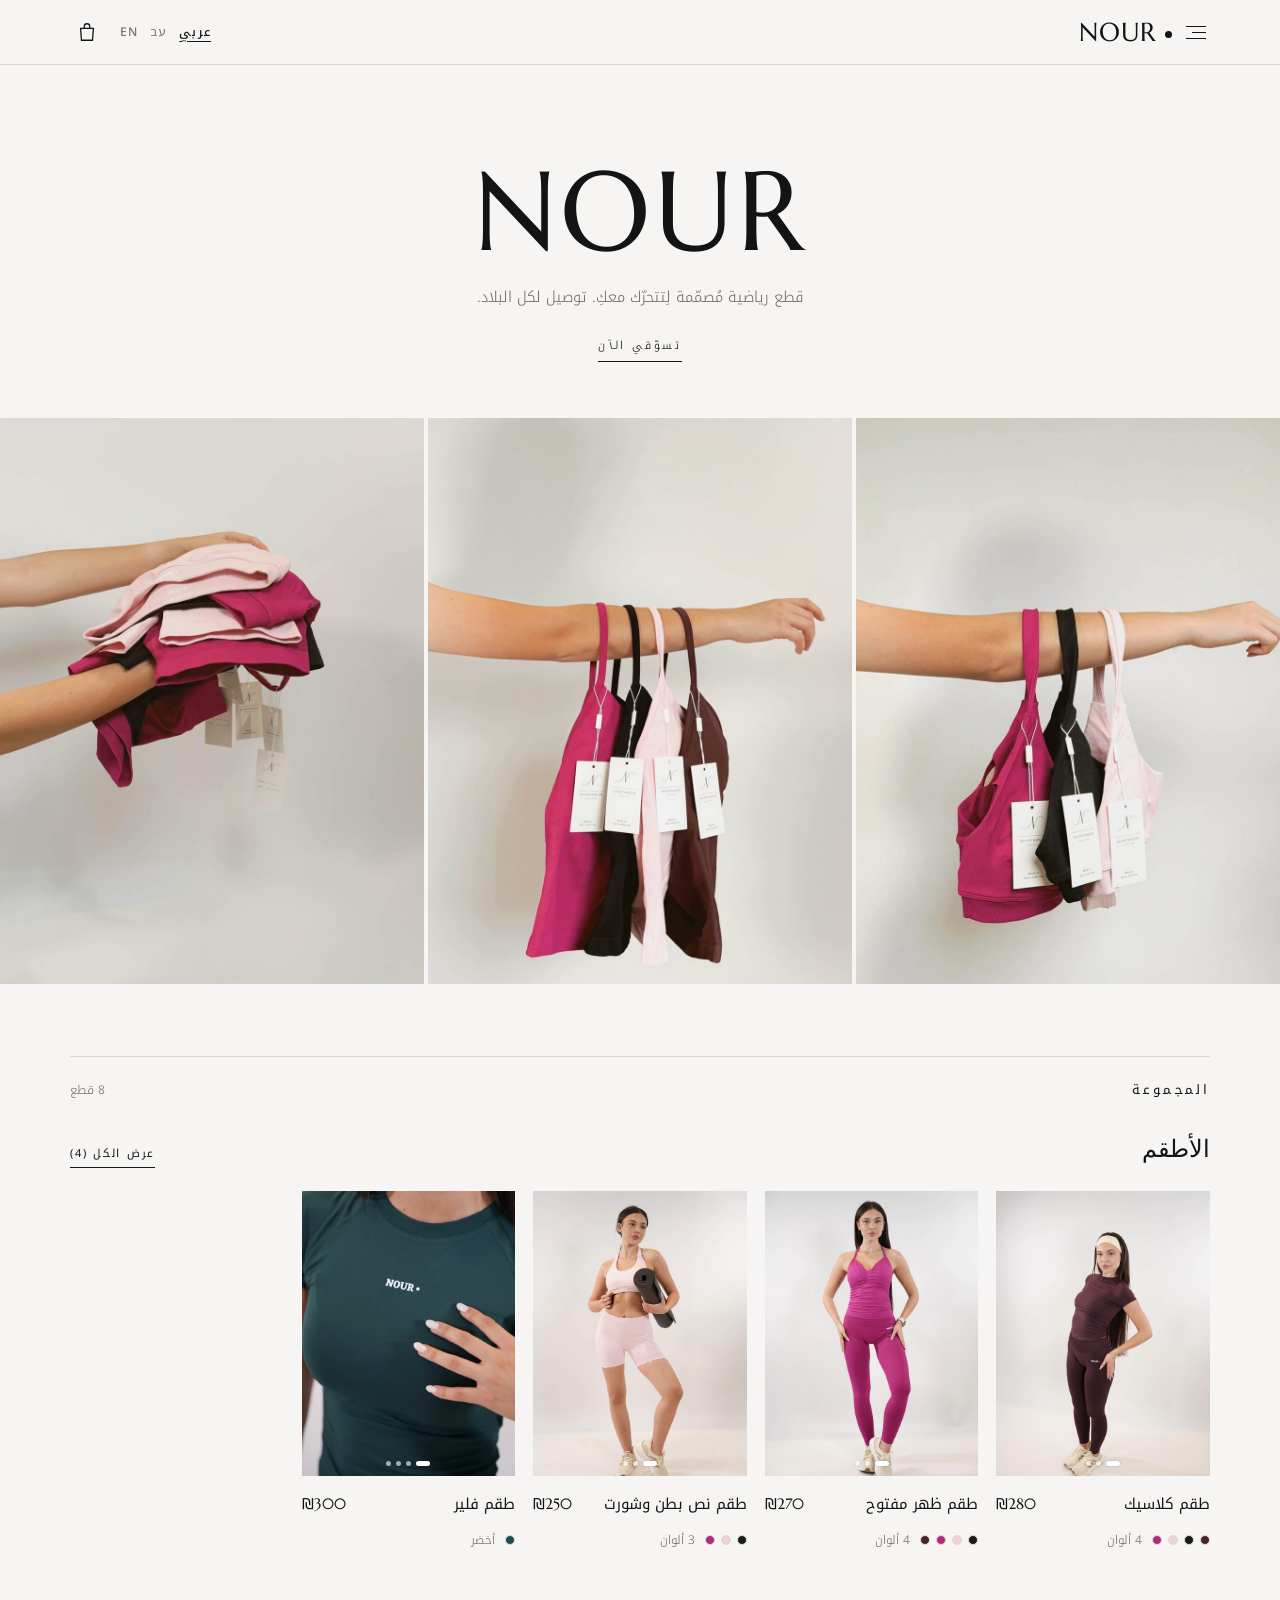
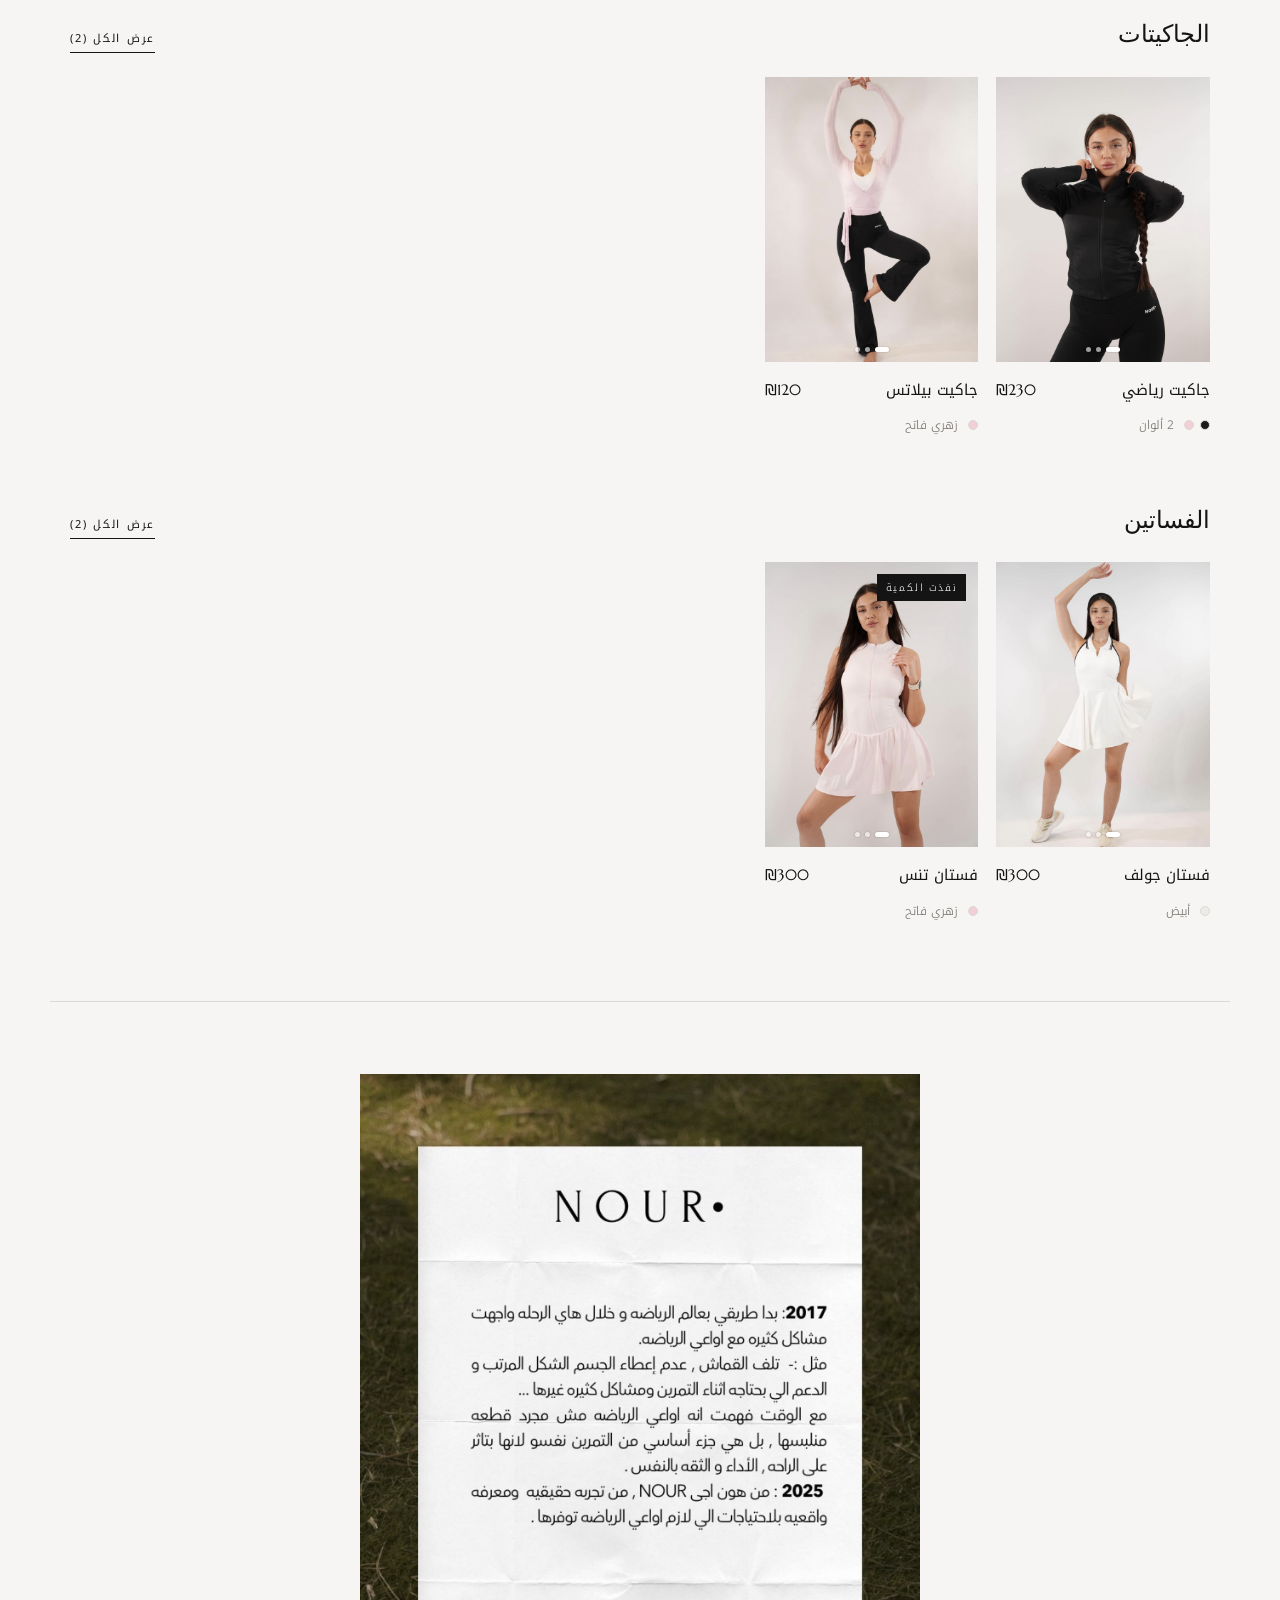
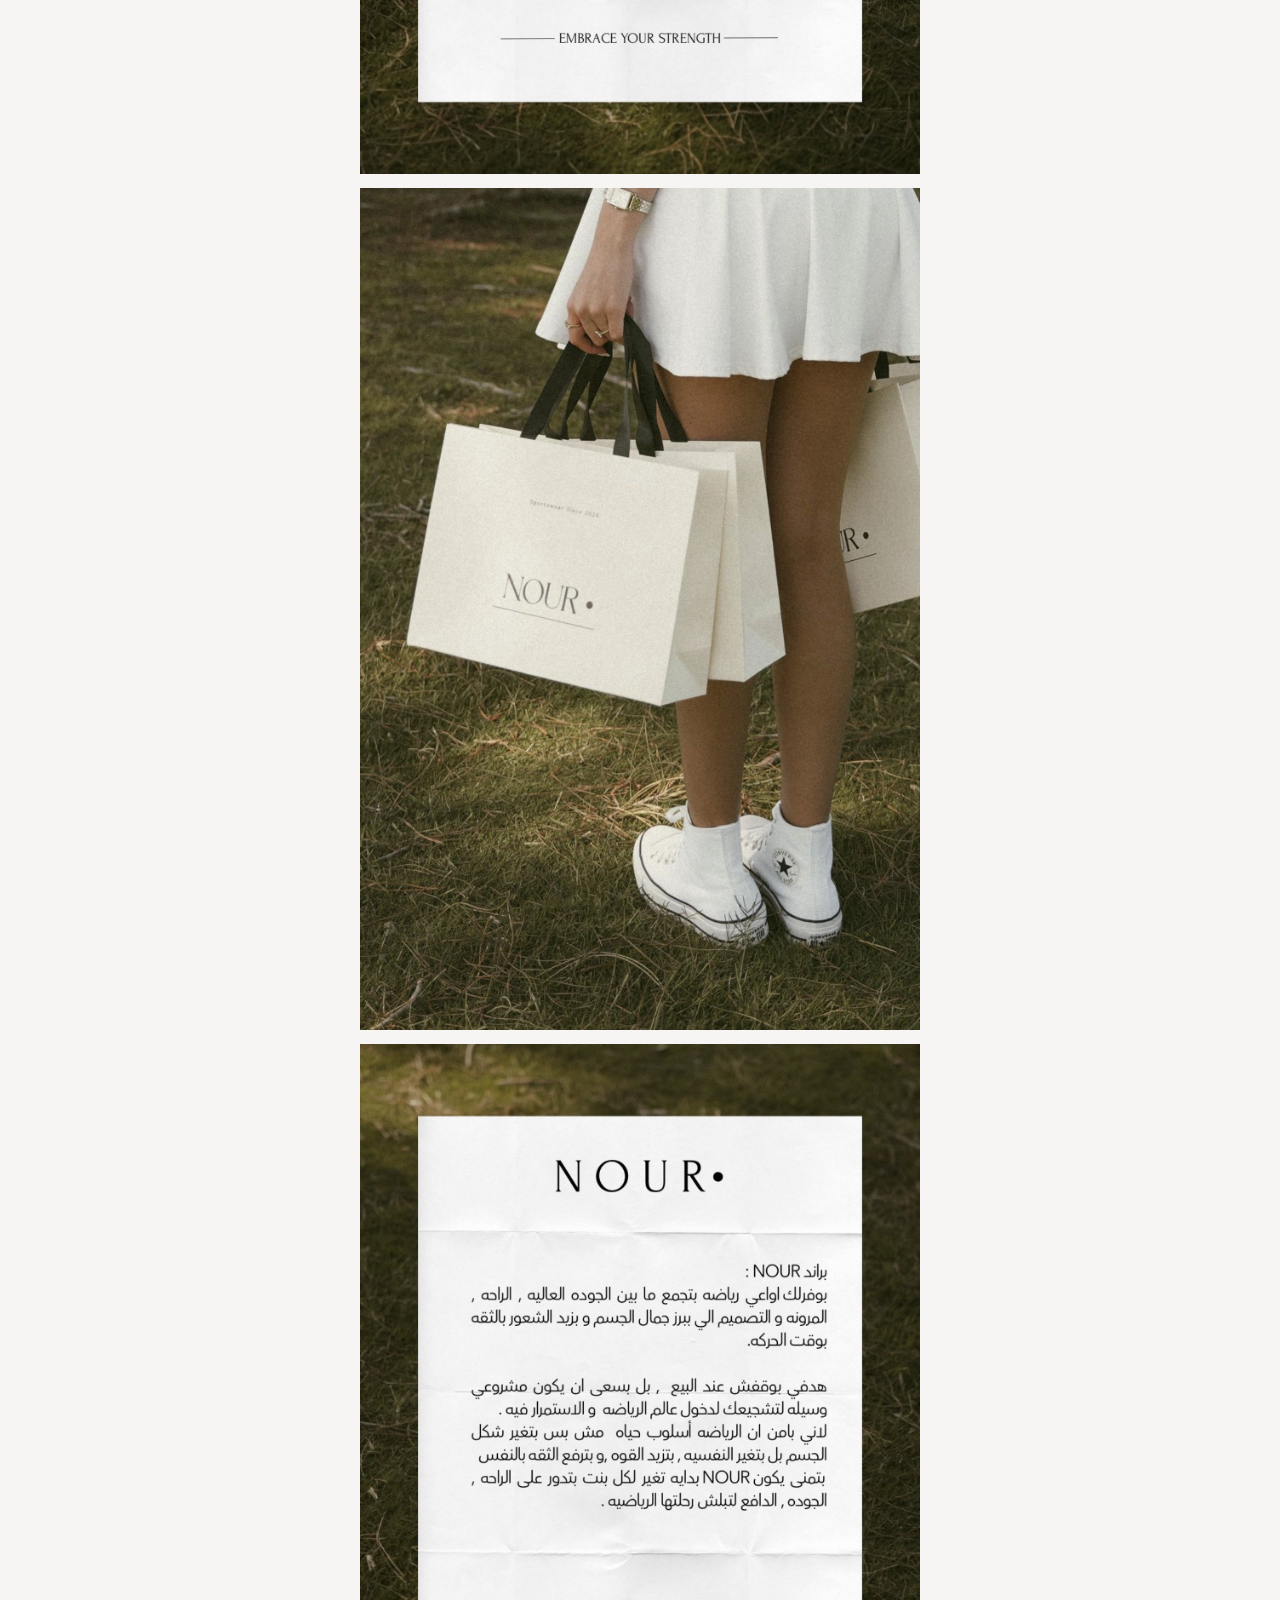
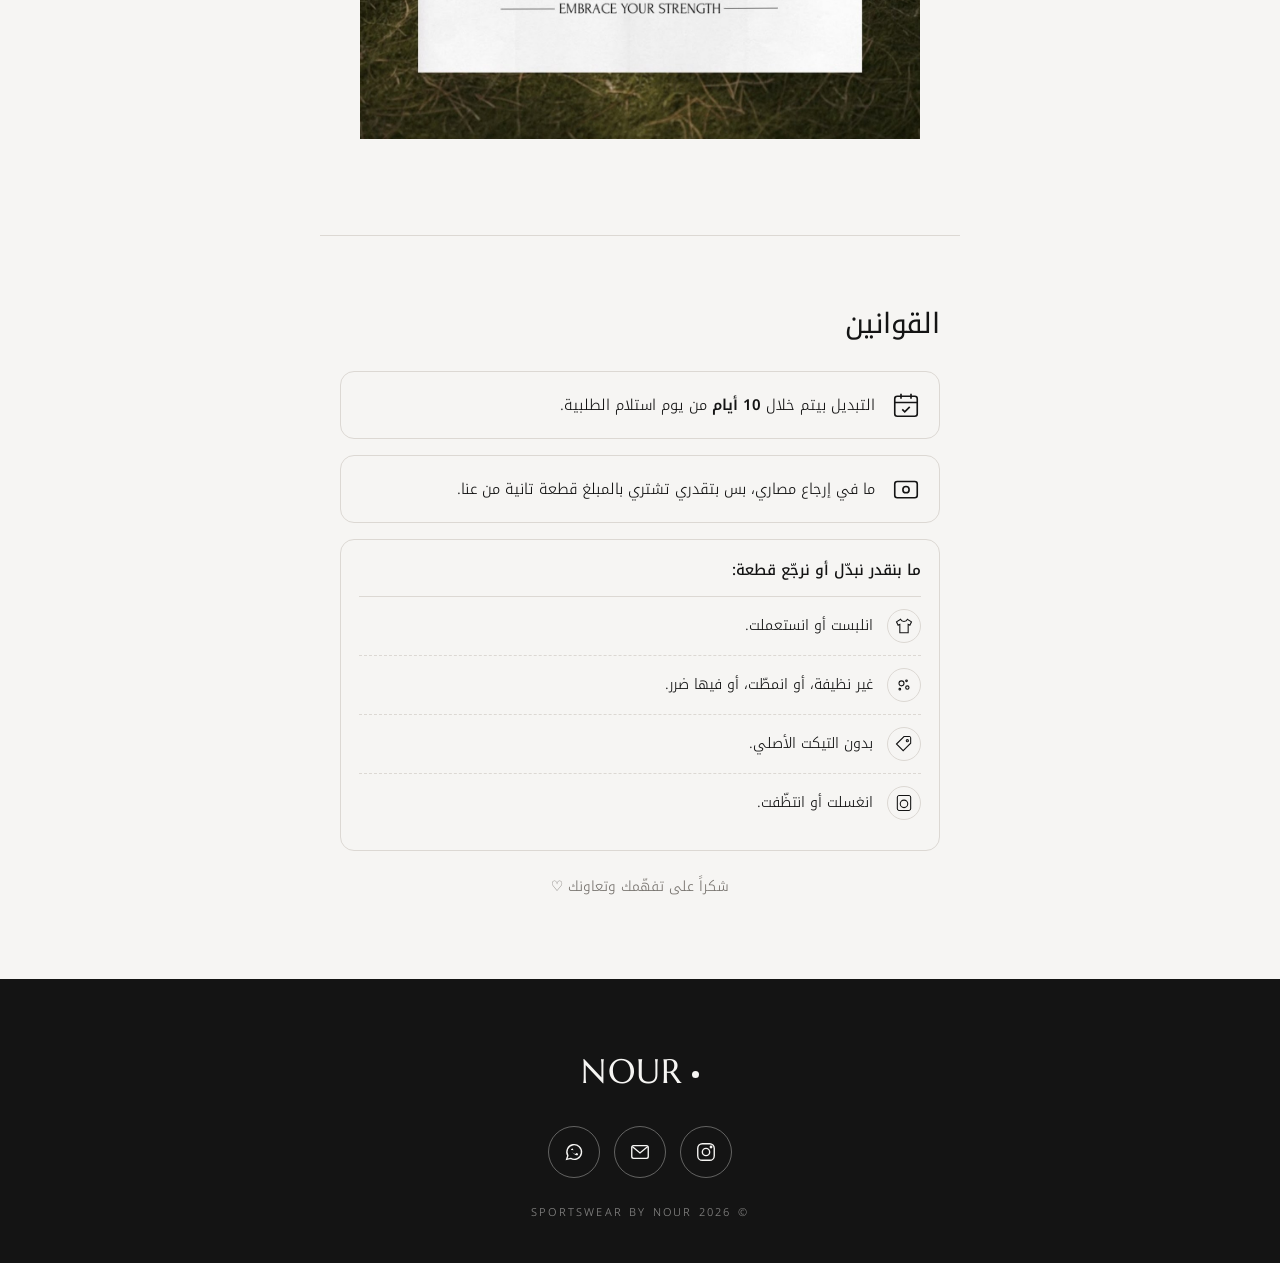
<file: index.html>
<!doctype html>
<html lang="ar" dir="rtl">
<head>
  <meta charset="utf-8">
  <meta name="viewport" content="width=device-width, initial-scale=1, viewport-fit=cover">
  <title>Sportswear By NOUR</title>
  <link rel="icon" href="assets/logo.jpeg">
  <link rel="preconnect" href="https://fonts.googleapis.com">
  <link rel="stylesheet" href="https://fonts.googleapis.com/css2?family=Marcellus&family=Jost:wght@300;400;500&family=Noto+Kufi+Arabic:wght@300;400;500&family=Heebo:wght@300;400;500&display=swap">
  <link rel="stylesheet" href="css/style.css?v=32">
</head>
<body>

<div class="splash" id="splash" aria-hidden="true"><div class="sp-in"><div class="sp-logo"><span>N</span><span>O</span><span>U</span><span>R</span><b></b></div><i class="sp-line"></i></div></div>
<script>try{if(sessionStorage.getItem("sp"))document.getElementById("splash").hidden=true;else sessionStorage.setItem("sp","1")}catch(e){}</script>
<header><div class="wrap bar">
  <div class="lb"><button class="menu" id="menu" aria-label="menu"><i></i><i></i><i></i></button>
  <a class="logo" href="#top">NOUR<b></b></a></div>
  <div class="rb">
    <div class="langs" role="group" aria-label="Language">
      <button id="l-ar" data-l="ar">عربي</button><button id="l-he" data-l="he">עב</button><button id="l-en" data-l="en">EN</button>
    </div>
    <button class="bag" id="bag" aria-label="cart"><svg viewBox="0 0 24 24" fill="none" stroke="currentColor" stroke-width="1.4"><path d="M5 8h14l-1 13H6z"/><path d="M9 8V6a3 3 0 0 1 6 0v2"/></svg><span id="bagn" hidden>0</span></button>
  </div>
</div></header>

<main id="top">
  <section class="wrap hero">
    <h1 aria-label="NOUR"><span>N</span><span>O</span><span>U</span><span>R</span></h1>
    <p data-t="intro"></p>
    <a class="cta" href="#grid" data-t="shop"></a>
  </section>
  <section class="strip" id="strip">
    <img src="assets/brand/hero-arm2.jpg" alt="">
    <img src="assets/brand/hero-arm3.jpg" alt="">
    <img src="assets/brand/hero-pile2.jpg" alt="">
  </section>
  <div class="sdots" id="sdots"><button data-si="0" aria-pressed="true" aria-label="1"></button><button data-si="1" aria-pressed="false" aria-label="2"></button><button data-si="2" aria-pressed="false" aria-label="3"></button><span class="swipe">⟷</span></div>
  <section class="wrap">
    <div class="sec-h"><h2 id="ctitle"></h2><span id="ccount"></span></div>
    <div class="grid" id="grid"></div>
  </section>
  <section class="wrap story" id="story">
    <div class="story-pics" lang="ar">
      <img src="assets/brand/letter-story.jpg" alt="قصتنا: 2017 بدأ طريقي بعالم الرياضة… 2025 من هون إجى NOUR" loading="lazy">
      <img src="assets/brand/story-bags2.jpg" alt="NOUR" loading="lazy">
      <img src="assets/brand/letter-brand.jpg" alt="براند NOUR بيوفّرلك أواعي رياضة بتجمع ما بين الجودة العالية والراحة والمرونة" loading="lazy">
    </div>
    <div class="story-txt">
      <span class="label" data-t="ourStory"></span>
      <h2>NOUR<b></b></h2>
      <div class="yr"><span>2017</span><p data-t="s1"></p></div>
      <p class="quote" data-t="s2"></p>
      <div class="yr"><span>2025</span><p data-t="s3"></p></div>
    </div>
    <div class="story-img"><img src="assets/brand/story-bags.jpg" alt="NOUR" loading="lazy"></div>
    <div class="story-txt story-2">
      <p class="lead"><strong data-t="v0"></strong> <span data-t="v1"></span></p>
      <p data-t="v2"></p>
      <p class="quote" data-t="v3"></p>
      <p data-t="v4"></p>
      <div class="motto"><i></i>EMBRACE YOUR STRENGTH<i></i></div>
    </div>
  </section>
  <section class="wrap rules" id="rules">
    <h2 data-t="rules"></h2>
    <div class="rbox rmain">
      <svg viewBox="0 0 24 24" fill="none" stroke="currentColor" stroke-width="1.3"><rect x="3" y="5" width="18" height="16" rx="2"/><path d="M3 10h18M8 3v4M16 3v4"/><path d="M9 15.5l2 2 4-4"/></svg>
      <p><span data-t="r1a"></span> <strong data-t="r1b"></strong> <span data-t="r1c"></span></p>
    </div>
    <div class="rbox rmain">
      <svg viewBox="0 0 24 24" fill="none" stroke="currentColor" stroke-width="1.3"><rect x="3" y="6" width="18" height="13" rx="2"/><circle cx="12" cy="12.5" r="2.5"/><path d="M6 9.5h.01M18 15.5h.01"/></svg>
      <p data-t="r2"></p>
    </div>
    <div class="rbox rlist">
      <b data-t="rno"></b>
      <div class="ri"><svg viewBox="0 0 24 24" fill="none" stroke="currentColor" stroke-width="1.3"><path d="M8 4l-5 3 2 4 2-1v10h10V10l2 1 2-4-5-3c-.5 1.5-2 2.5-4 2.5S8.5 5.5 8 4z"/></svg><span data-t="n1"></span></div>
      <div class="ri"><svg viewBox="0 0 24 24" fill="none" stroke="currentColor" stroke-width="1.3"><circle cx="9" cy="10" r="3"/><circle cx="16" cy="15" r="2"/><circle cx="15" cy="7" r="1"/><circle cx="7" cy="17" r="1"/></svg><span data-t="n2"></span></div>
      <div class="ri"><svg viewBox="0 0 24 24" fill="none" stroke="currentColor" stroke-width="1.3"><path d="M3 12l9-9h8v8l-9 9z"/><circle cx="16" cy="8" r="1.3"/></svg><span data-t="n3"></span></div>
      <div class="ri"><svg viewBox="0 0 24 24" fill="none" stroke="currentColor" stroke-width="1.3"><rect x="4" y="3" width="16" height="18" rx="2"/><circle cx="12" cy="13" r="4.5"/><path d="M7 6.5h.01M10 6.5h.01"/></svg><span data-t="n4"></span></div>
    </div>
    <p class="rthx" data-t="rthx"></p>
  </section>
</main>

<button class="totop" id="totop" aria-label="top" hidden><svg viewBox="0 0 24 24" fill="none" stroke="currentColor" stroke-width="1.4"><path d="M12 19V5M6 11l6-6 6 6"/></svg></button>
<div class="ov pdov" id="pd" hidden><div class="pdbox" id="pdbody" role="dialog" aria-modal="true"></div></div>
<div class="ov" id="drawer" hidden>
  <nav class="side"><div class="top"><span class="label" data-t="cats"></span><button class="x" data-close="drawer" aria-label="close">✕</button></div><div id="cats"></div></nav>
</div>

<div class="ov end" id="cart" hidden>
  <div class="side" id="cartbody"></div>
</div>

<footer><div class="wrap fo">
  <span class="logo">NOUR<b></b></span>
  <div class="links">
    <a href="https://instagram.com/sportswear_bynour" target="_blank" rel="noopener" aria-label="Instagram">
      <svg viewBox="0 0 24 24" fill="none" stroke="currentColor" stroke-width="1.5"><rect x="3" y="3" width="18" height="18" rx="5"/><circle cx="12" cy="12" r="4"/><circle cx="17.5" cy="6.5" r=".8" fill="currentColor"/></svg>
</a>
    <a href="mailto:hello@example.com" aria-label="Email">
      <svg viewBox="0 0 24 24" fill="none" stroke="currentColor" stroke-width="1.5"><rect x="3" y="5" width="18" height="14" rx="2"/><path d="M3.5 6l8.5 7 8.5-7"/></svg>
</a>
    <a id="wa-link" href="https://wa.me/972500000000" target="_blank" rel="noopener" aria-label="WhatsApp">
      <svg viewBox="0 0 24 24" fill="none" stroke="currentColor" stroke-width="1.5"><path d="M4 20l1.3-4A8 8 0 1 1 8.4 19z"/><path d="M9 9.5c.3 2.3 2.2 4.3 4.5 4.8l1.2-1.1 1.8.8-.4 1.6c-3.3.3-7.3-3.5-7.1-6.9l1.6-.4.8 1.8z" fill="currentColor" stroke="none"/></svg>
</a>
  </div>
  <div class="copy">© 2026 Sportswear By NOUR</div>
</div></footer>

<script type="module" src="js/store.js?v=32"></script>
</body>
</html>
</file>
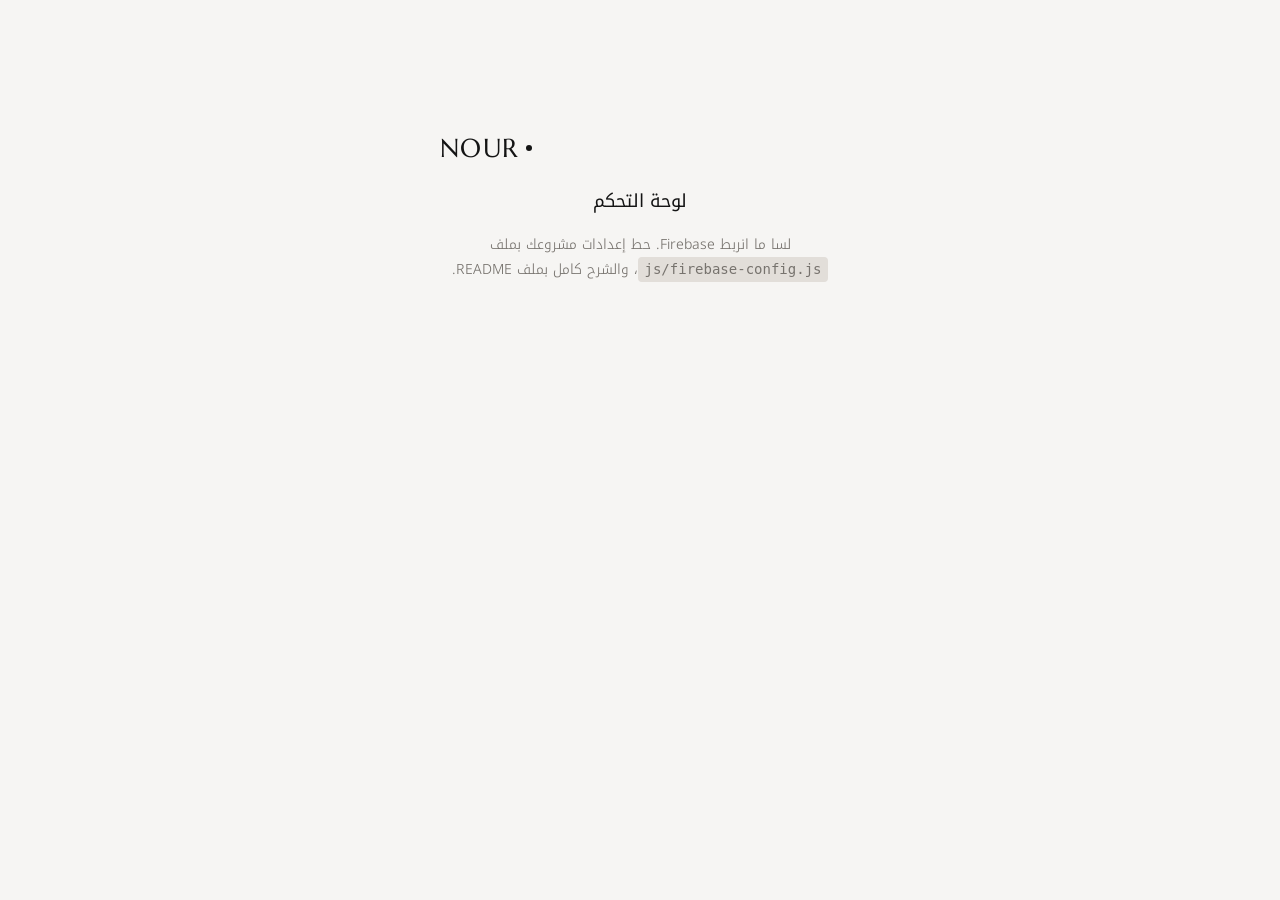
<file: admin.html>
<!doctype html>
<html lang="ar" dir="rtl">
<head>
  <meta charset="utf-8">
  <meta name="viewport" content="width=device-width, initial-scale=1, viewport-fit=cover">
  <meta name="robots" content="noindex, nofollow">
  <title>NOUR · لوحة التحكم</title>
  <link rel="icon" href="assets/logo.jpeg">
  <link rel="preconnect" href="https://fonts.googleapis.com">
  <link rel="stylesheet" href="https://fonts.googleapis.com/css2?family=Marcellus&family=Noto+Kufi+Arabic:wght@300;400;500;600&display=swap">
  <link rel="stylesheet" href="css/admin.css?v=2">
</head>
<body>
  <div id="app"><div class="center"><div class="brand">NOUR<b></b></div></div></div>
  <div id="toast" class="toast" hidden></div>
  <script type="module" src="js/admin.js?v=2"></script>
</body>
</html>
</file>
<file: css/style.css>
:root{padding-top:env(safe-area-inset-top);padding-bottom:env(safe-area-inset-bottom)}
body{margin:0}
img{max-width:100%}
[hidden]{display:none!important}

/* Layout: quiet gallery storefront — wordmark, collection grid, side menu, cart drawer with checkout */
:root{
  --bg:#f6f5f3; --surface:#efedea; --fg:#141414; --muted:#77736e; --line:#dcd8d3; --ink:#141414; --on-ink:#f6f5f3;
  --display:"Marcellus","Times New Roman",serif;
  --body:"Jost","Noto Kufi Arabic","Heebo",system-ui,sans-serif;
}
@media (prefers-color-scheme:dark){:root:not([data-theme="light"]){--bg:#121211;--surface:#1b1b1a;--fg:#ecebe8;--muted:#9a968f;--line:#2c2b29;--ink:#ecebe8;--on-ink:#121211;color-scheme:dark}}
:root[data-theme="dark"]{--bg:#121211;--surface:#1b1b1a;--fg:#ecebe8;--muted:#9a968f;--line:#2c2b29;--ink:#ecebe8;--on-ink:#121211;color-scheme:dark}
html[lang="ar"]{--body:"Noto Kufi Arabic","Jost",system-ui,sans-serif}
html[lang="he"]{--body:"Heebo","Jost",system-ui,sans-serif}
*{box-sizing:border-box}
body{background:var(--bg);color:var(--fg);font-family:var(--body);font-weight:300;font-size:15px;line-height:1.7}
.wrap{max-width:1180px;margin:0 auto;padding-inline:20px}
a{color:inherit}
button{font-family:inherit;color:inherit}
header{position:sticky;top:env(safe-area-inset-top,0px);z-index:5;background:var(--bg);border-bottom:1px solid var(--line)}
.bar{display:flex;align-items:center;justify-content:space-between;height:64px;gap:12px}
.lb,.rb{display:flex;align-items:center;gap:10px}
.logo{font-family:var(--display);font-size:26px;letter-spacing:.04em;direction:ltr;text-decoration:none}
.logo b{display:inline-block;width:7px;height:7px;border-radius:50%;background:currentColor;margin-inline-start:9px;vertical-align:middle}
.menu{background:none;border:0;cursor:pointer;padding:8px 4px;display:flex;flex-direction:column;gap:5px}
.menu i{display:block;width:20px;height:1px;background:var(--fg)}
.menu i:nth-child(2){width:14px}
.langs{display:flex}
.langs button{font:500 12px/1 var(--body);letter-spacing:.1em;background:none;border:0;color:var(--muted);padding:8px 6px;cursor:pointer}
.langs button[aria-pressed="true"]{color:var(--fg);text-decoration:underline;text-underline-offset:5px}
.bag{position:relative;background:none;border:0;cursor:pointer;padding:6px}
.bag svg{width:22px;height:22px;display:block}
.bag span{position:absolute;top:0;inset-inline-end:-2px;min-width:17px;height:17px;border-radius:9px;background:var(--ink);color:var(--on-ink);font:500 10px/17px var(--body);text-align:center;padding:0 4px}
.hero{padding-block:72px 56px;text-align:center}
.eyebrow,.label{font-size:11px;letter-spacing:.24em;text-transform:uppercase;color:var(--muted)}
.hero h1{font-family:var(--display);font-weight:400;font-size:clamp(46px,11vw,112px);line-height:1;margin:18px 0;letter-spacing:.03em;direction:ltr}
.hero p{max-width:460px;margin:0 auto;color:var(--muted)}
.sec-h{display:flex;justify-content:space-between;align-items:baseline;border-top:1px solid var(--line);padding-block:22px 28px}
.sec-h h2{font-weight:400;font-size:13px;letter-spacing:.24em;text-transform:uppercase;margin:0}
.sec-h span{font-size:12px;color:var(--muted)}
.grid{scroll-margin-top:150px;display:flex;flex-direction:column;gap:64px;padding-bottom:80px}
.cat{display:flex;flex-direction:column;gap:22px}
.cat-h{display:flex;justify-content:space-between;align-items:baseline;gap:12px}
.more{background:none;border:0;border-bottom:1px solid currentColor;padding:0 0 3px;font-size:11px;letter-spacing:.16em;text-transform:uppercase;cursor:pointer}
.cat-h h2{margin:0;font-family:var(--display);font-weight:400;font-size:24px}
.row{display:grid;grid-template-columns:repeat(auto-fill,minmax(200px,1fr));gap:36px 18px}
@media (max-width:480px){.row{grid-template-columns:1fr 1fr;gap:28px 12px}.sizes button{min-width:0;flex:1}}
.card{display:flex;flex-direction:column;gap:12px}
.ph{position:relative;aspect-ratio:3/4;max-width:100%;background:var(--sw);transition:background .5s;display:grid;place-items:center}
.ph::after{content:"NOUR";font-family:var(--display);letter-spacing:.2em;font-size:13px;color:rgba(255,255,255,.55)}
.ph.light::after{color:rgba(0,0,0,.35)}
.tag{position:absolute;top:12px;inset-inline-start:12px;background:var(--bg);color:var(--fg);font-size:10px;letter-spacing:.18em;text-transform:uppercase;padding:5px 9px}
.card h3{font-weight:400;font-size:15px;margin:4px 0 0}
.d{font-size:13px;color:var(--muted);margin:0}
.sw{display:flex;gap:8px;align-items:center;flex-wrap:wrap}
.sw button{width:18px;height:18px;border-radius:50%;border:1px solid var(--line);background:var(--c);cursor:pointer;padding:0;outline-offset:3px}
.sw button[aria-pressed="true"]{outline:1px solid var(--fg)}
.sw small{font-size:12px;color:var(--muted);margin-inline-start:4px}
.sizes{display:flex;gap:6px}
.sizes button{min-width:38px;height:32px;background:none;border:1px solid var(--line);font-size:12px;cursor:pointer}
.sizes button[aria-pressed="true"]{border-color:var(--fg);background:var(--fg);color:var(--bg)}
.add{background:var(--ink);color:var(--on-ink);border:0;padding:13px;font-size:11px;letter-spacing:.2em;text-transform:uppercase;cursor:pointer}
.add.done{background:none;color:var(--fg);outline:1px solid var(--fg)}
/* overlays */
.ov{position:fixed;inset:0;z-index:20;background:color-mix(in srgb,#000 40%,transparent);display:flex}
.ov.end{justify-content:flex-end}
.side{background:var(--bg);width:min(420px,100%);height:100%;overflow-y:auto;padding:24px 22px;padding-block:calc(24px + env(safe-area-inset-top,0px)) calc(24px + env(safe-area-inset-bottom,0px));display:flex;flex-direction:column;gap:18px}
.ov:not(.end) .side{width:min(320px,85vw)}
.top{display:flex;justify-content:space-between;align-items:center}
.top h3{margin:0;font-weight:400;font-size:17px}
.x{background:none;border:0;font-size:16px;cursor:pointer;padding:6px}
#cats button{display:block;width:100%;background:none;border:0;border-bottom:1px solid var(--line);font:300 20px/1.3 var(--body);text-align:start;padding:16px 0;cursor:pointer}
#cats button[aria-pressed="true"]{font-weight:500}
#cats .acc-h{display:flex;justify-content:space-between;align-items:center}
#cats .pm{font-size:18px;color:var(--muted)}
#cats .sub{display:flex;flex-direction:column;padding:6px 0 10px;border-bottom:1px solid var(--line)}
#cats .sub button{border:0;font-size:15px;padding:10px 14px;color:var(--fg)}
#cats .sub .subAll{font-size:11px;letter-spacing:.16em;text-transform:uppercase;color:var(--muted);text-decoration:underline;text-underline-offset:4px}
#cats small{font-size:12px;color:var(--muted);margin-inline-start:8px}
.item{display:grid;grid-template-columns:56px 1fr auto;gap:14px;align-items:center;padding-bottom:14px;border-bottom:1px solid var(--line)}
.item .th{width:56px;aspect-ratio:3/4;background:var(--sw)}
.item h4{margin:0;font-weight:400;font-size:14px}
.qty{display:flex;align-items:center;border:1px solid var(--line)}
.qty button{background:none;border:0;width:28px;height:28px;cursor:pointer}
.qty span{min-width:20px;text-align:center;font-size:13px}
.rm{background:none;border:0;font-size:12px;color:var(--muted);text-decoration:underline;cursor:pointer;padding:0}
.empty{color:var(--muted);text-align:center;padding-block:40px}
form{display:flex;flex-direction:column;gap:14px}
.f label{display:block;font-size:12px;color:var(--muted);margin-bottom:4px}
.f input,.f select,.f textarea{width:100%;font:inherit;font-size:15px;color:var(--fg);background:transparent;border:0;border-bottom:1px solid var(--line);padding:8px 0;border-radius:0}
.f select option{color:#141414}
.f input:focus,.f select:focus,.f textarea:focus{outline:none;border-color:var(--fg)}
.f textarea{resize:vertical;min-height:44px}
.err{color:#b3261e;font-size:12px}
.sum{display:flex;justify-content:space-between;font-size:14px}
.sum.t{font-size:16px;font-weight:500;border-top:1px solid var(--line);padding-top:12px}
.go{background:var(--ink);color:var(--on-ink);border:0;padding:16px;font-size:12px;letter-spacing:.2em;text-transform:uppercase;cursor:pointer;text-align:center;text-decoration:none;display:block}
.okbox{display:flex;flex-direction:column;gap:14px;text-align:center;padding-top:30px}
.okbox h3{font-family:var(--display);font-weight:400;font-size:28px;margin:0}
button.card{background:none;border:0;padding:0;text-align:start;cursor:pointer;font:inherit}
button.card:hover .ph{opacity:.92}
.dots{display:flex;align-items:center;gap:6px}
.dots i{width:10px;height:10px;border-radius:50%;background:var(--c);border:1px solid var(--line)}
.dots small{font-size:12px;color:var(--muted);margin-inline-start:4px}
.pdov{align-items:center;justify-content:center;padding:0}
.pdbox{position:relative;background:var(--bg);width:min(920px,100%);max-height:100%;overflow-y:auto;display:grid;grid-template-columns:1.1fr 1fr}
.pdbox .big{aspect-ratio:3/4;width:100%}
.info{padding:40px 32px;display:flex;flex-direction:column;gap:22px;justify-content:center}
.info h2{margin:0;font-family:var(--display);font-weight:400;font-size:28px;line-height:1.2}
.info .sw{margin-top:10px}.info .sw button{width:26px;height:26px}
.info .sizes{margin-top:10px}
.backbar{grid-column:1/-1;position:sticky;top:0;z-index:2;background:var(--bg);display:flex;align-items:center;justify-content:space-between;padding:14px 20px;border-bottom:1px solid var(--line)}
.backbar .logo{font-size:20px}
.back{display:flex;align-items:center;gap:8px;background:none;border:0;cursor:pointer;font-size:13px;letter-spacing:.12em;text-transform:uppercase;padding:6px 0}
.back svg{width:20px;height:20px}
[dir="rtl"] .back svg{transform:scaleX(-1)}
@media (max-width:700px){.backbar{padding-top:calc(14px + env(safe-area-inset-top,0px))}}
@media (max-width:700px){.pdbox{grid-template-columns:1fr;height:100%;align-content:start}.info{padding:24px 20px 40px}}
.totop{position:fixed;z-index:10;bottom:calc(22px + env(safe-area-inset-bottom,0px));inset-inline-end:20px;width:48px;height:48px;border-radius:50%;border:0;background:var(--ink);color:var(--on-ink);display:grid;place-items:center;cursor:pointer;box-shadow:0 6px 20px rgba(0,0,0,.18)}
.totop svg{width:20px;height:20px}
footer{background:var(--ink);color:var(--on-ink);padding-block:64px 40px}
.fo{display:flex;flex-direction:column;align-items:center;gap:26px;text-align:center}
.fo .logo{font-size:34px}
.links{display:flex;gap:14px;flex-wrap:wrap;justify-content:center}
.links a{display:grid;place-items:center;width:52px;height:52px;border-radius:50%;text-decoration:none;border:1px solid color-mix(in srgb,var(--on-ink) 35%,transparent);transition:background .2s,color .2s}
.links a:hover{background:var(--on-ink);color:var(--ink)}
.links svg{width:22px;height:22px}
.copy{font-size:11px;letter-spacing:.2em;opacity:.5;text-transform:uppercase}
a:focus-visible,button:focus-visible{outline:1px solid var(--fg);outline-offset:3px}
@media (max-width:480px){.langs button{padding:8px 4px}.logo{font-size:22px}}
/* splash */
.splash{position:fixed;inset:0;z-index:100;background:var(--bg);display:grid;place-items:center;animation:spOut .7s cubic-bezier(.7,0,.3,1) 1.35s forwards}
.sp-in{display:flex;flex-direction:column;align-items:center;gap:18px}
.sp-logo{font-family:var(--display);font-size:clamp(40px,9vw,64px);letter-spacing:.06em;direction:ltr;display:flex;align-items:center}
.sp-logo span{opacity:0;animation:spL .7s cubic-bezier(.22,.61,.36,1) forwards}
.sp-logo span:nth-child(1){animation-delay:.1s}.sp-logo span:nth-child(2){animation-delay:.18s}.sp-logo span:nth-child(3){animation-delay:.26s}.sp-logo span:nth-child(4){animation-delay:.34s}
.sp-logo b{width:.14em;height:.14em;border-radius:50%;background:var(--fg);margin-inline-start:.28em;transform:scale(0);animation:spDot .45s cubic-bezier(.34,1.56,.64,1) .7s forwards}
.sp-line{display:block;width:120px;height:1px;background:var(--fg);transform:scaleX(0);animation:spLine .9s cubic-bezier(.7,0,.3,1) .35s forwards;opacity:.5}
@keyframes spL{from{opacity:0;transform:translateY(14px);filter:blur(4px)}to{opacity:1;transform:none;filter:none}}
@keyframes spDot{to{transform:scale(1)}}
@keyframes spLine{to{transform:scaleX(1)}}
@keyframes spOut{to{opacity:0;visibility:hidden;transform:translateY(-2%)}}
body:has(#splash:not([hidden])) .hero h1{animation-delay:1.55s}
body:has(#splash:not([hidden])) .hero p{animation-delay:1.9s}
@media (prefers-reduced-motion:reduce){.splash{display:none}}
/* motion */
:root{--ease:cubic-bezier(.22,.61,.36,1)}
@keyframes fadeUp{from{opacity:0;transform:translateY(18px)}to{opacity:1;transform:none}}
@keyframes fadeIn{from{opacity:0}to{opacity:1}}
@keyframes slideS{from{transform:translateX(var(--from-s))}to{transform:none}}
@keyframes slideE{from{transform:translateX(var(--from-e))}to{transform:none}}
@keyframes pulse{0%{transform:scale(1)}40%{transform:scale(1.18)}100%{transform:scale(1)}}
:root{--from-s:-100%;--from-e:100%}
[dir="rtl"]{--from-s:100%;--from-e:-100%}
.hero h1{animation:fadeUp 1.1s var(--ease) both}
.hero p{animation:fadeUp 1.1s var(--ease) .45s both}
.phw{overflow:hidden}
.phw .ph{transition:transform 1.2s var(--ease),background .5s}
@media (hover:hover){button.card:hover .phw .ph{transform:scale(1.04)}}
.rv{opacity:0;transform:translateY(26px)}
.rv.in{opacity:1;transform:none;transition:opacity .9s var(--ease) var(--d,0s),transform .9s var(--ease) var(--d,0s)}
.ov{animation:fadeIn .35s ease both}
#drawer .side{animation:slideS .45s var(--ease) both}
#cart .side{animation:slideE .45s var(--ease) both}
.pdov{animation:fadeIn .4s ease both}
.pdov .pdbox{animation:fadeUp .5s var(--ease) both}
.ov.closing{animation:fadeIn .3s ease reverse both}
#drawer.closing .side{animation:slideS .3s var(--ease) reverse both}
#cart.closing .side{animation:slideE .3s var(--ease) reverse both}
.pdov.closing .pdbox{animation:fadeUp .3s var(--ease) reverse both}
.big.ph{transition:background .6s ease}
.add{transition:background .3s,color .3s}
.add.done{animation:fadeIn .4s ease}
.bag.pulse svg{animation:pulse .5s var(--ease)}
.bag span{transition:transform .3s}
@media (prefers-reduced-motion:reduce){*,*::before,*::after{animation:none!important;transition:none!important}.rv{opacity:1;transform:none}}

/* images & prices */
.ph,.th{background-color:var(--sw);background-size:cover;background-position:center}
.ph.has-img::after{content:none}
.cardline{display:flex;justify-content:space-between;align-items:baseline;gap:10px}
.cardline h3{margin:4px 0 0}
.price{font-family:var(--display);font-size:15px;white-space:nowrap;font-variant-numeric:tabular-nums}
.big-price{font-size:22px}
.big.swap{animation:fadeIn .5s ease}
.go:disabled{opacity:.5;cursor:wait}

/* gallery */
.ph .ph2{position:absolute;inset:0;background:center/cover;opacity:0;transition:opacity .6s ease}
@media (hover:hover){button.card:hover .ph2{opacity:1}}
.gal{position:relative;min-width:0;background:var(--surface)}
.gal .track{display:flex;overflow-x:auto;scroll-snap-type:x mandatory;scrollbar-width:none;-webkit-overflow-scrolling:touch}
.gal .track::-webkit-scrollbar{display:none}
.gal .track img{flex:0 0 100%;width:100%;aspect-ratio:3/4;object-fit:cover;scroll-snap-align:start;display:block}
.gal .tag{position:absolute;top:12px;inset-inline-start:12px}
.thumbs{display:flex;gap:8px;padding:10px 12px;overflow-x:auto}
.thumbs button{flex:0 0 52px;aspect-ratio:3/4;border:1px solid transparent;padding:0;background:center/cover var(--surface);cursor:pointer;opacity:.6;transition:opacity .2s}
.thumbs button[aria-pressed=true]{border-color:var(--fg);opacity:1}
.gal.swap{animation:fadeIn .5s ease}

/* hero strip + story */
.cta{display:inline-block;margin-top:26px;font-size:11px;letter-spacing:.24em;text-transform:uppercase;text-decoration:none;border-bottom:1px solid var(--fg);padding-bottom:6px;animation:fadeUp 1.1s var(--ease) .7s both}
body:has(#splash:not([hidden])) .cta{animation-delay:2.1s}
.strip{display:grid;grid-template-columns:repeat(3,1fr);gap:4px;margin-bottom:72px}
.strip img{width:100%;aspect-ratio:3/4;object-fit:cover;display:block;max-height:78vh}
@media (max-width:700px){.strip{display:flex;overflow-x:auto;scroll-snap-type:x mandatory;scrollbar-width:none}.strip::-webkit-scrollbar{display:none}.strip img{flex:0 0 78%;scroll-snap-align:center}}
.story{display:grid;grid-template-columns:1fr 1fr;gap:56px;align-items:center;border-top:1px solid var(--line);padding-block:72px 96px}
.story-img img{width:100%;aspect-ratio:4/5;object-fit:cover;display:block}
.story-txt{display:flex;flex-direction:column;gap:22px;max-width:520px}
.story-txt h2{margin:0;font-family:var(--display);font-weight:400;font-size:44px;letter-spacing:.08em;direction:ltr;align-self:flex-start;display:flex;align-items:center}

.story-txt h2 b{width:8px;height:8px;border-radius:50%;background:currentColor;margin-left:12px}
.yr{display:grid;grid-template-columns:auto 1fr;gap:18px;align-items:baseline}
.yr span{font-family:var(--display);font-size:20px}
.yr p{margin:0}
.quote{margin:0;font-size:17px;line-height:1.8;padding-inline-start:18px;border-inline-start:1px solid var(--fg)}
.motto{display:flex;align-items:center;gap:14px;font-family:var(--display);font-size:13px;letter-spacing:.16em;direction:ltr;margin-top:10px}
.motto i{flex:1;height:1px;background:var(--line)}
@media (max-width:800px){.story{grid-template-columns:1fr;gap:32px;padding-block:56px 72px}.story-txt h2{font-size:34px}}

/* strip dots (phone only) */
.sdots{display:none}
@media (max-width:700px){
  .strip{margin-bottom:0}
  .sdots{display:flex;justify-content:center;align-items:center;gap:8px;padding:14px 0 56px}
  .sdots button{width:7px;height:7px;border-radius:50%;border:0;padding:0;background:var(--line);transition:width .3s,background .3s;cursor:pointer}
  .sdots button[aria-pressed=true]{width:22px;border-radius:4px;background:var(--fg)}
  .sdots .swipe{font-size:13px;color:var(--muted);margin-inline-start:8px;animation:nudge 1.6s ease-in-out 3}
}
@keyframes nudge{0%,100%{transform:translateX(0)}50%{transform:translateX(6px)}}
@media (max-width:700px){
  .strip{gap:8px;padding-inline:16px;scroll-padding-inline:16px}
  .strip img{flex:0 0 72%;width:72%;max-height:none;aspect-ratio:4/5;scroll-snap-align:start}
  .hero{padding-block:40px 32px}
}

@media (min-width:701px){.strip{grid-template-columns:repeat(4,1fr)}}

/* card mini-gallery */
.card{cursor:pointer;text-align:start}
.phw{position:relative}
.ctrack{display:flex;overflow-x:auto;scroll-snap-type:x mandatory;scrollbar-width:none;aspect-ratio:3/4;background:var(--surface)}
.ctrack::-webkit-scrollbar{display:none}
.ctrack img{flex:0 0 100%;width:100%;height:100%;object-fit:cover;scroll-snap-align:start;display:block;transition:transform 1.2s var(--ease)}
.phw .tag{position:absolute;top:12px;inset-inline-start:12px;z-index:2}
.carr{position:absolute;top:50%;transform:translateY(-50%);z-index:2;width:34px;height:34px;border-radius:50%;border:0;background:color-mix(in srgb,var(--bg) 85%,transparent);color:var(--fg);font-size:20px;line-height:1;display:grid;place-items:center;cursor:pointer;opacity:0;transition:opacity .25s;padding:0 0 3px}
.carr.prev{inset-inline-start:8px}.carr.next{inset-inline-end:8px}
.card:hover .carr,.card:focus-within .carr{opacity:1}
@media (hover:none){.carr{opacity:.85;width:28px;height:28px;font-size:17px}}
.cdots{position:absolute;bottom:10px;left:0;right:0;display:flex;justify-content:center;gap:5px;z-index:2;pointer-events:none}
.cdots i{width:5px;height:5px;border-radius:50%;background:rgba(255,255,255,.6);box-shadow:0 0 2px rgba(0,0,0,.25);transition:width .25s,background .25s}
.cdots i.on{width:14px;border-radius:3px;background:#fff}

/* letter by letter: splash slower + hero */
.splash{animation-delay:2.1s}
.sp-logo span{animation-duration:.8s}
.sp-logo span:nth-child(1){animation-delay:.15s}.sp-logo span:nth-child(2){animation-delay:.45s}.sp-logo span:nth-child(3){animation-delay:.75s}.sp-logo span:nth-child(4){animation-delay:1.05s}
.sp-logo b{animation-delay:1.45s}
.sp-line{animation-delay:.2s;animation-duration:1.4s}
.hero h1{animation:none}
.hero h1 span{display:inline-block;opacity:0;animation:spL .9s cubic-bezier(.22,.61,.36,1) forwards}
.hero h1 span:nth-child(1){animation-delay:.1s}.hero h1 span:nth-child(2){animation-delay:.35s}.hero h1 span:nth-child(3){animation-delay:.6s}.hero h1 span:nth-child(4){animation-delay:.85s}
body:has(#splash:not([hidden])) .hero h1 span:nth-child(1){animation-delay:2.6s}
body:has(#splash:not([hidden])) .hero h1 span:nth-child(2){animation-delay:2.85s}
body:has(#splash:not([hidden])) .hero h1 span:nth-child(3){animation-delay:3.1s}
body:has(#splash:not([hidden])) .hero h1 span:nth-child(4){animation-delay:3.35s}
.hero p{animation-delay:1.1s}
body:has(#splash:not([hidden])) .hero p{animation-delay:3.6s}
body:has(#splash:not([hidden])) .cta{animation-delay:3.9s}
@media (prefers-reduced-motion:reduce){.hero h1 span{opacity:1}}

/* sold out + values */
.tag.so{background:var(--fg);color:var(--bg)}
.add.soldout{background:transparent;color:var(--muted);outline:1px solid var(--line);cursor:not-allowed}
.story{scroll-margin-top:70px}
.values{border-top:0;padding-top:0}
.values .story-txt p{margin:0}
.values .lead{font-size:16px;line-height:1.85}
.values .lead strong{font-weight:500}
@media (max-width:800px){.values .story-img{order:-1}}
#cats [data-story]{display:block;width:100%;background:none;border:0;border-bottom:1px solid var(--line);font:300 20px/1.3 var(--body);text-align:start;padding:16px 0;cursor:pointer}
@media (min-width:701px){.strip{grid-template-columns:repeat(3,1fr)}}

/* الصور الثلاث بالترتيب من الشمال: الملابس المكوّمة، الكرت، المرتّبة */
.strip{direction:rtl}
/* قصتنا: صورة الأكياس فوق والكلام تحتها، بكل الشاشات */
#story{grid-template-columns:1fr;gap:40px;justify-items:center}
#story .story-img{width:min(720px,100%)}
#story .story-img img{aspect-ratio:3/2}
#story .story-txt{max-width:720px;width:100%}

/* قصتنا: كل الكلام مرتّب تحت بعض، نفس الحجم ونفس المسافات */
#story .story-txt{gap:18px}
#story .story-txt p{margin:0;font-size:15px;line-height:1.9;font-style:normal}
#story .yr{display:flex;flex-direction:column;gap:6px;grid-template-columns:none}
#story .yr span{font-size:13px;letter-spacing:.12em;color:var(--muted)}
#story .quote,#story .lead{border:0;padding:0;margin:0;font-size:15px;font-family:inherit}
#story .lead strong{font-weight:500}

/* قصتنا: صورة الأكياس جنب الكلام، بكل الشاشات */
#story{grid-template-columns:2fr 3fr;gap:40px;align-items:start;justify-items:stretch}
#story .story-img{width:100%;position:sticky;top:90px}
#story .story-img img{aspect-ratio:3/4}
@media (max-width:800px){#story{grid-template-columns:38% 1fr;gap:14px}#story .story-txt p{font-size:13.5px;line-height:1.85}#story .story-txt h2{font-size:26px}#story .story-img{top:76px}}
#story .yr{align-items:stretch}#story .yr span{text-align:start;direction:rtl}
@media (max-width:800px){#story .motto{font-size:10px;letter-spacing:.14em;white-space:nowrap}}
#story .story-img img{aspect-ratio:2/3;object-position:center}

/* قصتنا: الصورة لحالها فوق، والكتابة لحالها تحتها */

#story{grid-template-columns:1fr!important;gap:32px;justify-items:center}
#story .story-img{position:static;width:min(560px,100%)}
#story .story-img img{aspect-ratio:4/5}
#story .story-txt{max-width:640px;width:100%}
#story .story-txt p{font-size:15px}
#story .story-txt h2{font-size:34px}
#story .story-img{order:2}
#story .story-img{order:0}

/* قصتنا بالعربي: التلات صور تحت بعض؛ بالعبري والإنجليزي الكتابة العادية */
#story .story-pics{display:none;flex-direction:column;gap:14px;width:min(560px,100%);margin-inline:auto}
#story .story-pics img{width:100%;display:block}
html[lang=ar] #story .story-pics{display:flex}
html[lang=ar] #story>.story-txt,html[lang=ar] #story>.story-img{display:none}

/* القوانين */
.rules{border-top:1px solid var(--line);padding-block:64px 80px;display:flex;flex-direction:column;gap:16px;max-width:640px;margin-inline:auto;scroll-margin-top:70px}
.rules h2{margin:0 0 8px;font-weight:400;font-size:28px}
.rbox{border:1px solid var(--line);border-radius:14px;padding:18px}
.rbox svg{width:30px;height:30px;flex:none}
.rmain{display:flex;gap:16px;align-items:center}
.rmain p{margin:0;font-size:15px;line-height:1.8}
.rmain strong{font-weight:600}
.rlist{display:flex;flex-direction:column}
.rlist>b{font-weight:500;font-size:15px;padding-bottom:12px;border-bottom:1px solid var(--line)}
.ri{display:flex;gap:14px;align-items:center;padding:12px 0;font-size:14.5px}
.ri+.ri{border-top:1px dashed var(--line)}
.ri svg{width:34px;height:34px;padding:6px;border:1px solid var(--line);border-radius:50%}
.rthx{text-align:center;color:var(--muted);font-size:14px;margin:8px 0 0}
.free-note{display:block;font-size:12px;color:var(--muted);margin-top:6px}
.free-note.on{color:var(--fg);font-weight:500}
</file>
<file: css/admin.css>
/* لوحة التحكم — نفس هوية الموقع، بس عملية أكثر */
:root{
  --bg:#f6f5f3; --surface:#ffffff; --fg:#141414; --muted:#77736e; --line:#e2ded9; --ink:#141414; --on-ink:#f6f5f3;
  --new:#141414; --prep:#b7791f; --sent:#2b6cb0; --done:#2f7d4f; --cancel:#9a968f; --danger:#b3261e;
  --display:"Marcellus","Times New Roman",serif;
  --body:"Noto Kufi Arabic",system-ui,sans-serif;
}
@media (prefers-color-scheme:dark){:root{--bg:#121211;--surface:#1b1b1a;--fg:#ecebe8;--muted:#9a968f;--line:#2c2b29;--ink:#ecebe8;--on-ink:#121211;--new:#ecebe8;color-scheme:dark}}
*{box-sizing:border-box}
html,body{margin:0}
body{background:var(--bg);color:var(--fg);font:300 14px/1.7 var(--body);padding-bottom:env(safe-area-inset-bottom)}
button,input,select,textarea{font:inherit;color:inherit}
button{cursor:pointer}
a{color:inherit}
code{background:var(--line);padding:1px 6px;border-radius:4px;direction:ltr;display:inline-block}
.brand{font-family:var(--display);font-size:26px;letter-spacing:.05em;direction:ltr;display:inline-flex;align-items:center}
.brand b{width:6px;height:6px;border-radius:50%;background:currentColor;margin-inline-start:8px}
.center{min-height:100vh;display:grid;place-items:center;padding:24px 16px}
.box{width:min(400px,100%);display:flex;flex-direction:column;gap:16px;text-align:center}
.box h1{font-weight:400;font-size:18px;margin:0}
.box p{color:var(--muted);margin:0}
.box form{display:flex;flex-direction:column;gap:12px;text-align:start}

/* fields */
.f{display:flex;flex-direction:column;gap:4px;min-width:0}
.f>span{font-size:12px;color:var(--muted)}
input[type=text],input[type=email],input[type=password],input[type=number],input[type=tel],select,textarea{width:100%;background:var(--surface);border:1px solid var(--line);border-radius:8px;padding:10px 12px;outline:none}
input:focus,select:focus,textarea:focus{border-color:var(--fg)}
textarea{min-height:64px;resize:vertical}
input[type=color]{width:44px;height:40px;border:1px solid var(--line);border-radius:8px;padding:2px;background:var(--surface)}
.chk{display:flex;align-items:center;gap:8px;font-size:14px}
.grid3{display:grid;grid-template-columns:repeat(3,1fr);gap:10px}
.grid2{display:grid;grid-template-columns:repeat(2,1fr);gap:10px}
@media (max-width:600px){.grid3{grid-template-columns:1fr}}
.ltr{direction:ltr;text-align:left}

/* buttons */
.btn{border:1px solid var(--fg);background:var(--ink);color:var(--on-ink);border-radius:8px;padding:10px 16px;font-weight:500;font-size:13px}
.btn.ghost{background:transparent;color:var(--fg);border-color:var(--line)}
.btn.danger{background:transparent;color:var(--danger);border-color:var(--danger)}
.btn.sm{padding:6px 10px;font-size:12px}
.btn:disabled{opacity:.5;cursor:wait}
.link{background:none;border:0;padding:0;color:var(--muted);text-decoration:underline;font-size:13px}
.err{color:var(--danger);font-size:13px;margin:0}

/* layout */
.top{position:sticky;top:0;z-index:5;background:var(--bg);border-bottom:1px solid var(--line);padding-top:env(safe-area-inset-top)}
.topin{max-width:1100px;margin:0 auto;padding:12px 16px;display:flex;align-items:center;justify-content:space-between;gap:12px}
.tabs{max-width:1100px;margin:0 auto;padding:0 16px;display:flex;gap:4px;overflow-x:auto}
.tabs button{background:none;border:0;border-bottom:2px solid transparent;padding:10px 12px;white-space:nowrap;color:var(--muted);font-weight:400}
.tabs button[aria-pressed=true]{color:var(--fg);border-color:var(--fg);font-weight:500}
.tabs .badge{background:var(--ink);color:var(--on-ink);border-radius:10px;font-size:11px;padding:0 6px;margin-inline-start:6px}
main{max-width:1100px;margin:0 auto;padding:20px 16px 60px;display:flex;flex-direction:column;gap:18px}
.head{display:flex;justify-content:space-between;align-items:center;gap:12px;flex-wrap:wrap}
.head h2{margin:0;font-weight:500;font-size:18px}

/* stats */
.stats{display:grid;grid-template-columns:repeat(3,1fr);gap:10px}
.stat{background:var(--surface);border:1px solid var(--line);border-radius:12px;padding:14px}
.stat b{display:block;font-family:var(--display);font-size:26px;font-weight:400;font-variant-numeric:tabular-nums}
.stat span{font-size:12px;color:var(--muted)}
@media (max-width:600px){.stats{grid-template-columns:1fr 1fr}.stats .stat:last-child{grid-column:1/-1}}

/* chips */
.chips{display:flex;gap:6px;flex-wrap:wrap}
.chips button{border:1px solid var(--line);background:var(--surface);border-radius:20px;padding:5px 12px;font-size:12px}
.chips button[aria-pressed=true]{background:var(--ink);color:var(--on-ink);border-color:var(--ink)}

/* orders */
.list{display:flex;flex-direction:column;gap:12px}
.order{background:var(--surface);border:1px solid var(--line);border-radius:12px;padding:16px;display:flex;flex-direction:column;gap:12px;border-inline-start:4px solid var(--st)}
.order.new{box-shadow:0 0 0 1px var(--new) inset}
.ohead{display:flex;justify-content:space-between;align-items:flex-start;gap:10px;flex-wrap:wrap}
.ono{font-family:var(--display);font-size:18px;direction:ltr}
.odate{font-size:12px;color:var(--muted)}
.pill{display:inline-block;font-size:11px;font-weight:500;padding:2px 10px;border-radius:12px;background:color-mix(in srgb,var(--st) 14%,transparent);color:var(--st)}
.ocust{display:grid;grid-template-columns:repeat(auto-fit,minmax(180px,1fr));gap:4px 16px}
.ocust div{min-width:0}
.ocust small{display:block;font-size:11px;color:var(--muted)}
.items{width:100%;border-collapse:collapse;font-size:13px}
.items td{padding:6px 0;border-top:1px solid var(--line)}
.items td:last-child{text-align:end;font-variant-numeric:tabular-nums;white-space:nowrap}
.tot{display:flex;justify-content:space-between;font-weight:500;font-size:15px}
.oact{display:flex;gap:8px;flex-wrap:wrap;align-items:center}
.oact select{width:auto}

/* products */
.pgroup h3{margin:0 0 8px;font-weight:500;font-size:14px;color:var(--muted)}
.prow{display:grid;grid-template-columns:52px 1fr auto;gap:12px;align-items:center;background:var(--surface);border:1px solid var(--line);border-radius:10px;padding:8px 12px;margin-bottom:8px}
.prow.off{opacity:.5}
.thumb{width:52px;aspect-ratio:3/4;border-radius:6px;background:var(--sw) center/cover;border:1px solid var(--line)}
.prow h4{margin:0;font-weight:500;font-size:14px}
.prow p{margin:0;font-size:12px;color:var(--muted)}
.dots{display:inline-flex;gap:4px;vertical-align:middle;margin-inline-start:6px}
.dots i{width:10px;height:10px;border-radius:50%;background:var(--c);border:1px solid var(--line)}
.row-act{display:flex;gap:6px}

/* empty */
.empty{background:var(--surface);border:1px dashed var(--line);border-radius:12px;padding:30px 16px;text-align:center;color:var(--muted);display:flex;flex-direction:column;gap:12px;align-items:center}

/* modal */
.modal{position:fixed;inset:0;z-index:20;background:rgba(0,0,0,.45);display:flex;justify-content:center;align-items:flex-start;overflow-y:auto;padding:24px 12px}
.sheet{background:var(--bg);width:min(720px,100%);border-radius:14px;padding:20px;display:flex;flex-direction:column;gap:16px}
.sheet h3{margin:0;font-weight:500;font-size:17px}
.sheet section{display:flex;flex-direction:column;gap:10px;border-top:1px solid var(--line);padding-top:14px}
.sheet section>b{font-weight:500;font-size:13px}
.colorbox{background:var(--surface);border:1px solid var(--line);border-radius:10px;padding:12px;display:grid;grid-template-columns:90px 1fr;gap:12px}
.colorbox .img{width:90px;aspect-ratio:3/4;border-radius:8px;background:var(--sw) center/cover;border:1px solid var(--line);position:relative;overflow:hidden;display:grid;place-items:end center}
.colorbox .img label{background:rgba(0,0,0,.6);color:#fff;font-size:11px;width:100%;text-align:center;padding:4px;cursor:pointer}
.colorbox .img input{display:none}
.colorbox .fields{display:flex;flex-direction:column;gap:8px;min-width:0}
.hexrow{display:flex;gap:8px;align-items:center}
.zone{display:grid;grid-template-columns:1fr 1fr 1fr 90px auto;gap:8px;align-items:end;background:var(--surface);border:1px solid var(--line);border-radius:10px;padding:10px}
@media (max-width:600px){.zone{grid-template-columns:1fr 1fr}}
.foot{display:flex;gap:8px;justify-content:space-between;flex-wrap:wrap;border-top:1px solid var(--line);padding-top:14px}
.foot div{display:flex;gap:8px}

.toast{position:fixed;bottom:calc(20px + env(safe-area-inset-bottom));left:50%;transform:translateX(-50%);background:var(--ink);color:var(--on-ink);padding:10px 18px;border-radius:24px;z-index:50;font-size:13px;box-shadow:0 8px 24px rgba(0,0,0,.2)}

/* شاشة الدخول ثابتة: بدون تكبير تلقائي بالتلفون وبدون قفز لما يطلع الكيبورد */
input,select,textarea{font-size:16px}
.center{min-height:100svh;align-items:start;padding-top:max(14vh,40px)}
.pwrap{position:relative}
.pwrap input{padding-inline-end:44px}
.eye{position:absolute;inset-inline-end:6px;top:50%;transform:translateY(-50%);background:none;border:0;padding:8px;color:var(--muted);line-height:0}
.eye svg{width:20px;height:20px}
.err{min-height:1.5em}
.err[hidden]{display:block;visibility:hidden}

/* اختيار اللغة */
.alang{display:flex;gap:2px;justify-content:center}
.alang button{background:none;border:0;padding:6px 8px;font-size:12px;font-weight:500;letter-spacing:.06em;color:var(--muted)}
.alang button[aria-pressed=true]{color:var(--fg);text-decoration:underline;text-underline-offset:5px}
@media (max-width:600px){.hide-sm{display:none}}

/* gallery editor per color */
.colorbox{grid-template-columns:1fr}
.gal-ed{display:flex;gap:8px;flex-wrap:wrap}
.gi{position:relative;width:72px;aspect-ratio:3/4;border-radius:8px;background:var(--sw) center/cover;border:1px solid var(--line)}
.gi .main{position:absolute;bottom:4px;inset-inline-start:4px;background:rgba(0,0,0,.6);color:#fff;font-size:10px;padding:1px 6px;border-radius:6px}
.gx{position:absolute;top:-6px;inset-inline-end:-6px;width:22px;height:22px;border-radius:50%;border:0;background:var(--danger);color:#fff;font-size:11px;line-height:22px;padding:0}
.gadd{width:72px;aspect-ratio:3/4;border:1px dashed var(--muted);border-radius:8px;display:grid;place-items:center;font-size:12px;color:var(--muted);cursor:pointer;text-align:center}
.gadd input{display:none}
.items td.ith{width:52px;padding-inline-end:10px}
.othumb{display:block;width:44px;aspect-ratio:3/4;border-radius:6px;background:var(--sw) center/cover;border:1px solid var(--line)}
</file>
